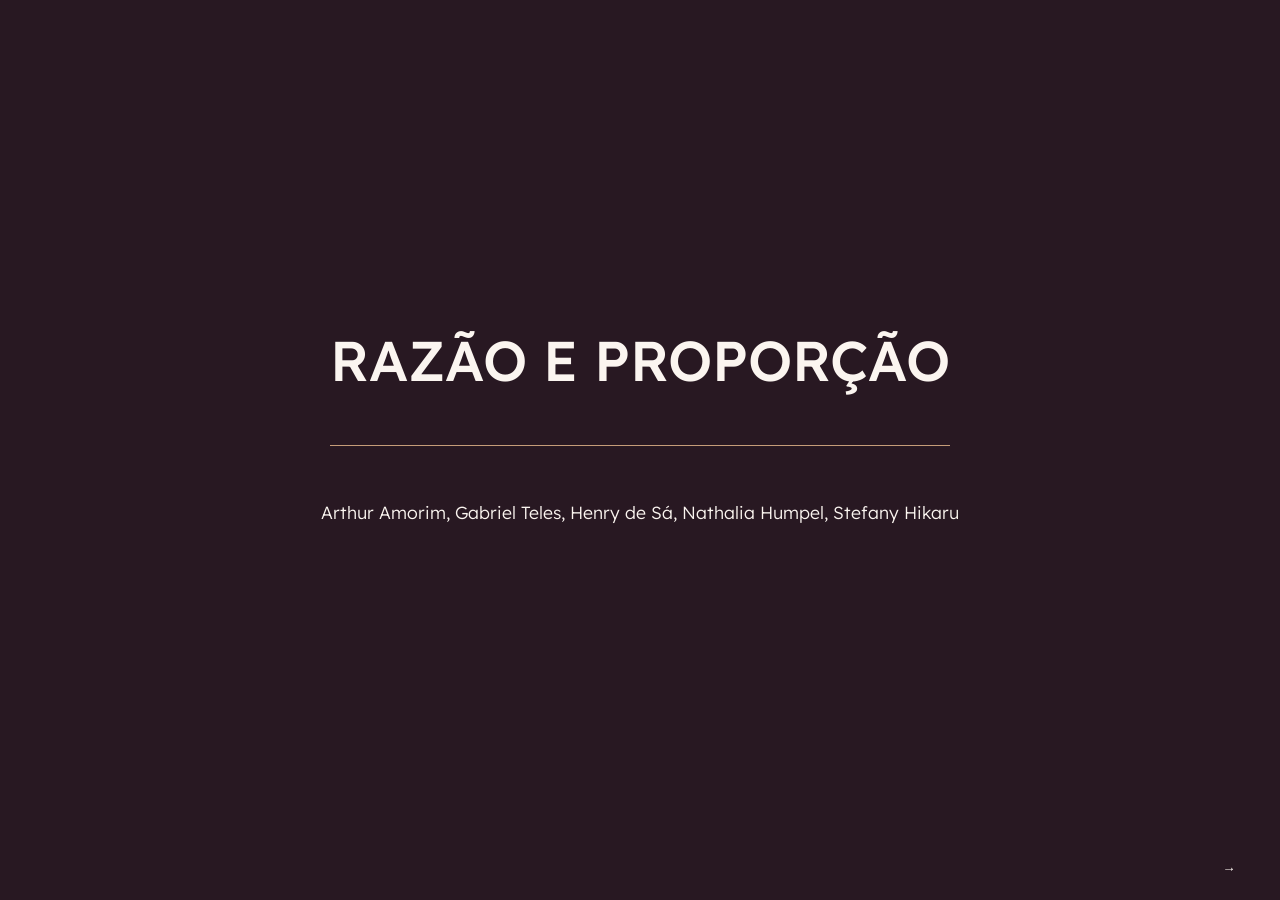
<file: index.html>
<!DOCTYPE html>
<html lang="pt-br">
<head>
    <meta charset="UTF-8">
    <meta name="viewport" content="width=device-width, initial-scale=1.0">
    <title>Capa</title>
    <link rel="stylesheet" href="style.css">
</head>
<body>
    <main class="main-container">
        <h1 class="texto" id="titulo">
            RAZÃO E PROPORÇÃO
        </h1>

        <p class="texto" id="nomes">
            Arthur Amorim, Gabriel Teles, Henry de Sá, Nathalia Humpel, Stefany Hikaru
        </p>
    </main>
    

    <footer class="btn-container">
        <button id="esquerda">
            
        </button>
        <button id="direita">
            →
        </button>
    </footer>

    <script src="script.js"></script>
</body>
</html>
</file>
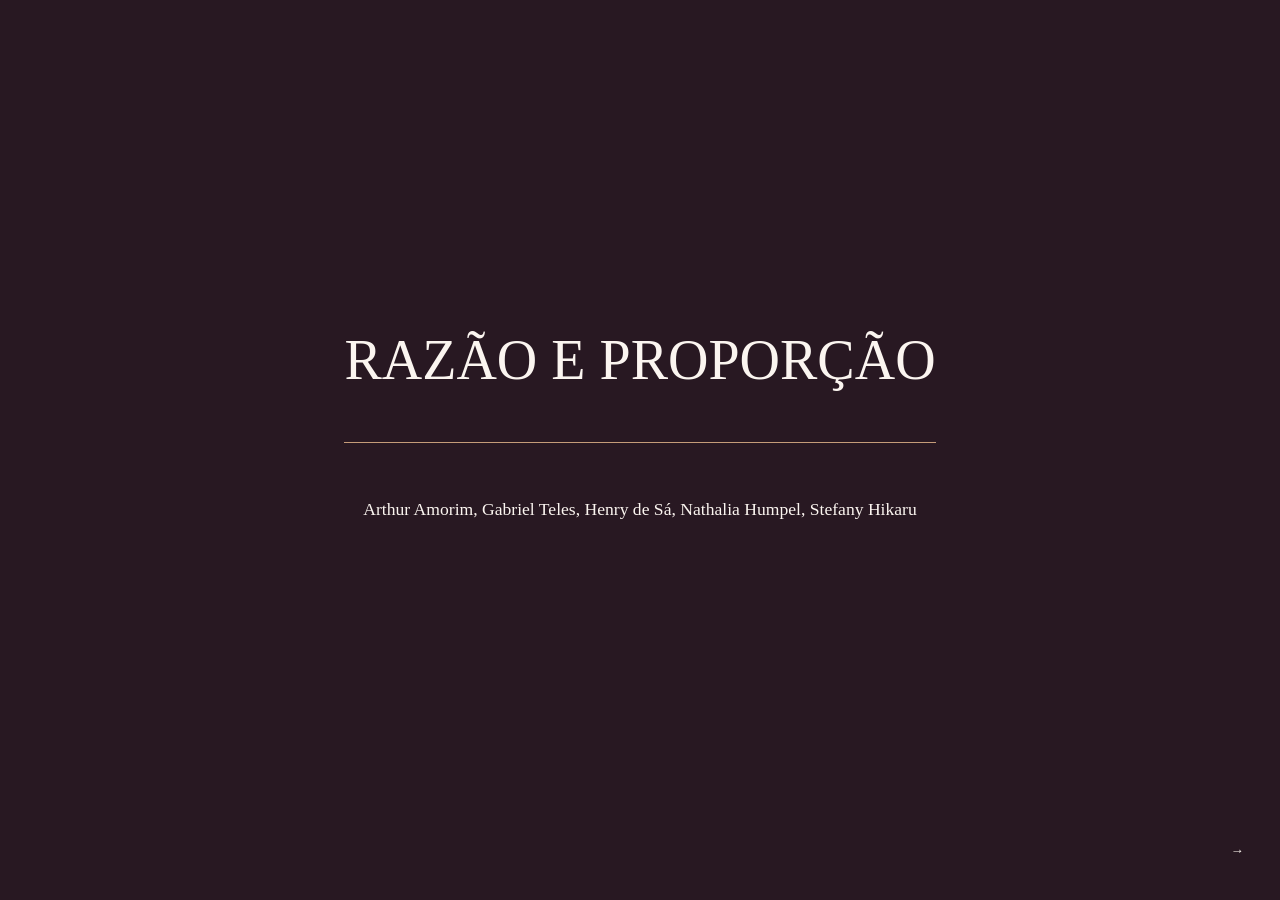
<file: capa.html>
<!DOCTYPE html>
<html lang="pt-br">
<head>
    <meta charset="UTF-8">
    <meta name="viewport" content="width=device-width, initial-scale=1.0">
    <title>Capa</title>
    <link rel="stylesheet" href="capa.css">
</head>
<body>
    <main class="main-container">
        <h1 class="texto" id="titulo">
            RAZÃO E PROPORÇÃO
        </h1>

        <p class="texto" id="nomes">
            Arthur Amorim, Gabriel Teles, Henry de Sá, Nathalia Humpel, Stefany Hikaru
        </p>
    </main>
    

    <footer class="btn-container">
        <button id="direita">
            →
        </button>
    </footer>

    <script src="capa.js"></script>
</body>
</html>
</file>
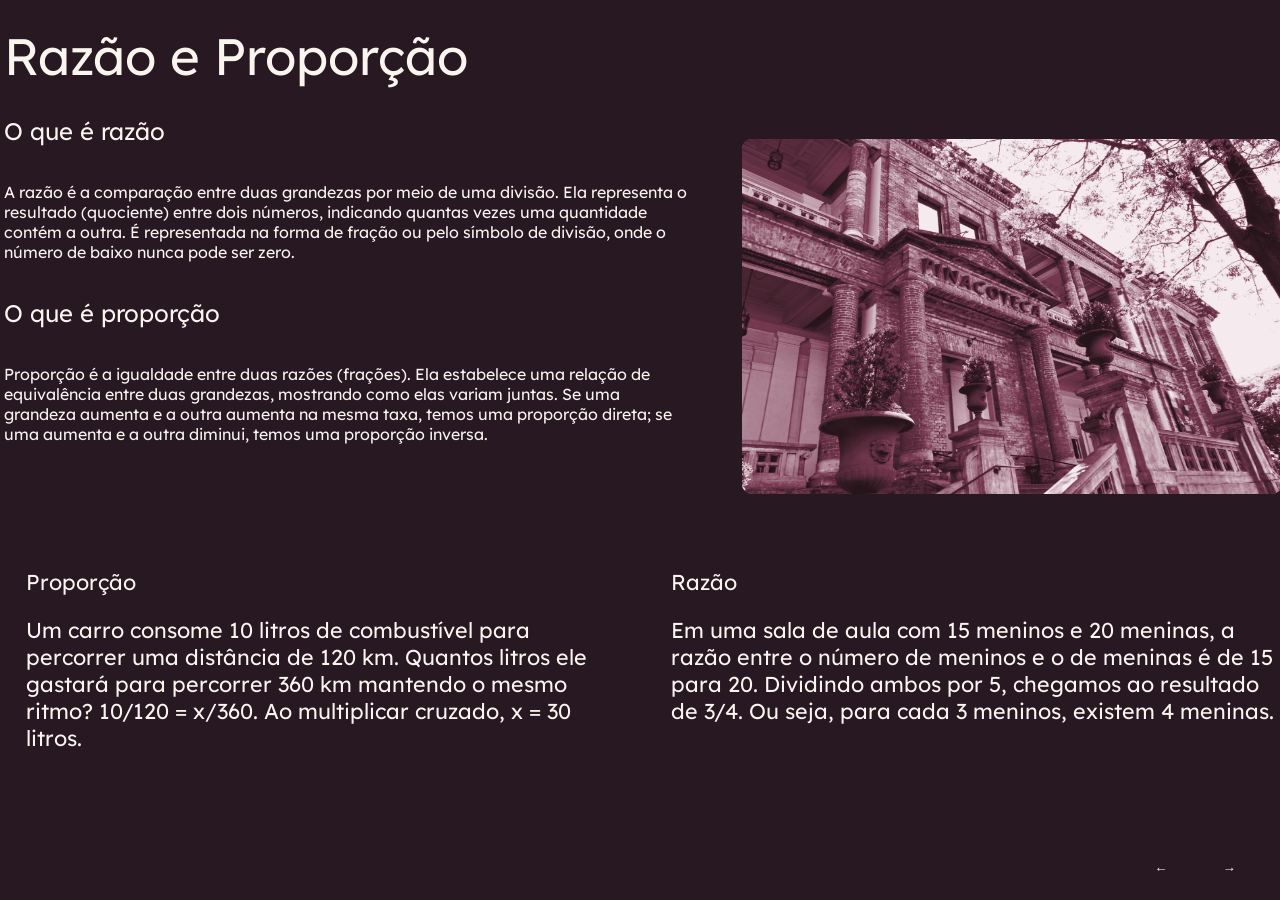
<file: pag1.html>
<!DOCTYPE html>
<html lang="pt-br">
<head>
    <meta charset="UTF-8">
    <meta name="viewport" content="width=device-width, initial-scale=1.0">
    <title>Página 1</title>
    <link rel="stylesheet" href="style-pag1.css">
</head>
<body>
    <div class="container-all">

            <div class="all">
                <main class="main">
                    <section class="container">
                        <h1 class="texto" id="titulo">Razão e Proporção</h1>

                        <h2 class="texto" id="subtitulo-1">O que é razão</h2>

                        <p class="texto" id="razao">
                            A razão é a comparação entre duas grandezas por meio de uma divisão. Ela representa o resultado (quociente) entre dois números, indicando quantas vezes uma quantidade contém a outra. É representada na forma de fração ou pelo símbolo de divisão, onde o número de baixo nunca pode ser zero. 
                        </p>
                        
                        <h2 class="texto" id="subtitulo-2">O que é proporção</h2>

                        <p class="texto" id="proporcao">
                            Proporção é a igualdade entre duas razões (frações). Ela estabelece uma relação de equivalência entre duas grandezas, mostrando como elas variam juntas. Se uma grandeza aumenta e a outra aumenta na mesma taxa, temos uma proporção direta; se uma aumenta e a outra diminui, temos uma proporção inversa. 
                        </p>
                    </section>

                    <div class="imagem">
                        <img src="img/img2.png" alt="" class="imagemx">
                    </div>
                </main>

                <section class="exemplos">
                    <div class="exemplo" id="exemplo-1">
                        <p class="caixa-ex">Proporção</p>

                        <p class="caixa-ex">
                            Um carro consome 10 litros de combustível para percorrer uma distância de 120 km. Quantos litros ele gastará para percorrer 360 km mantendo o mesmo ritmo? 10/120 = x/360. Ao multiplicar cruzado, x = 30 litros.
                        </p>
                    </div>

                    <div class="exemplo" id="exemplo-2">
                        <p class="caixa-ex">Razão</p>

                        <p class="caixa-ex">
                            Em uma sala de aula com 15 meninos e 20 meninas, a razão entre o número de meninos e o de meninas é de 15 para 20. Dividindo ambos por 5, chegamos ao resultado de 3/4. Ou seja, para cada 3 meninos, existem 4 meninas.
                        </p>
                    </div>
                </section>
            </div>
                
    </div>
    <footer class="btn-container">
            <button id="esquerda">
                ←
            </button>

            <button id="direita">
                →
            </button>

    </footer>

    <script src="script-pag1.js"></script>
</body>
</html>
</file>
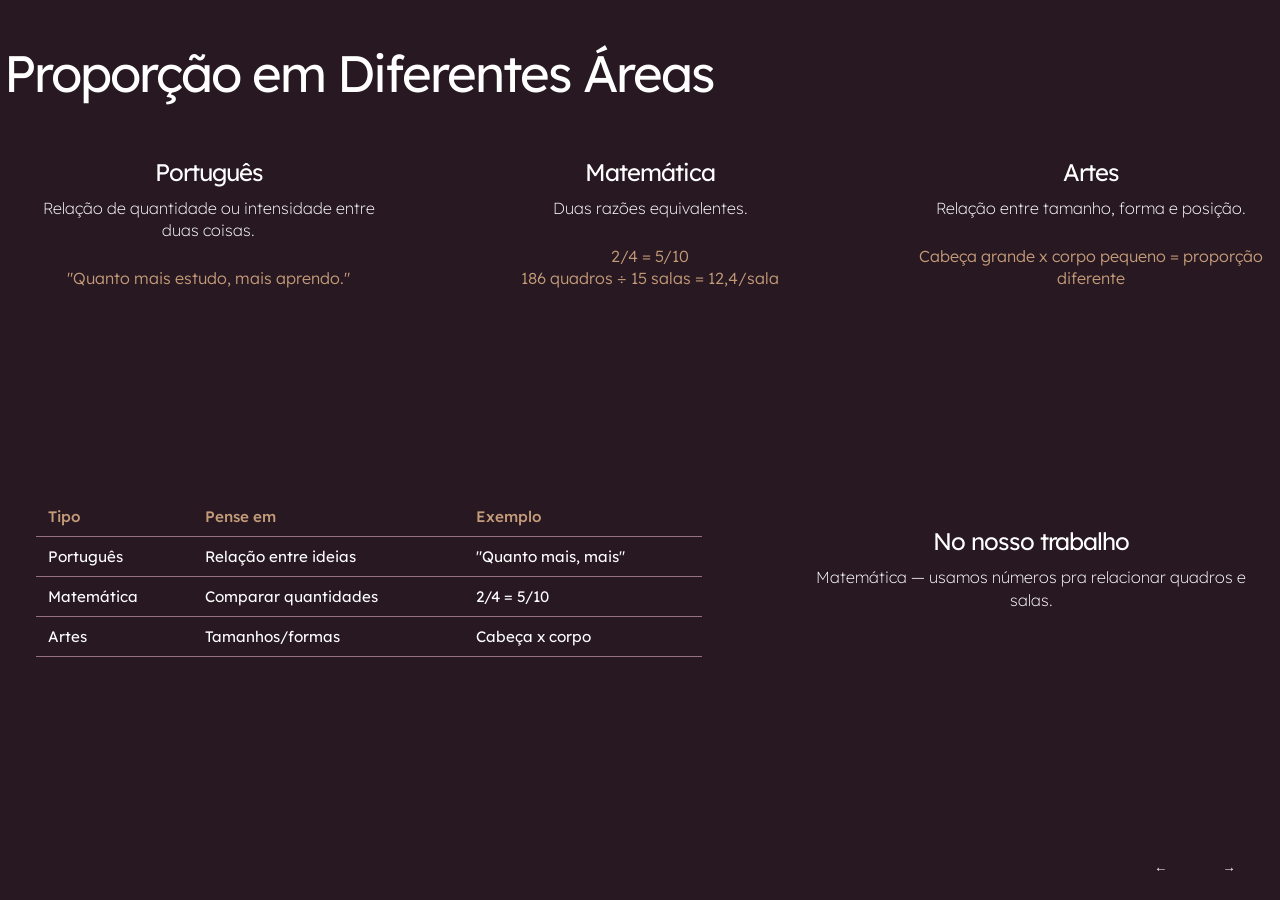
<file: pag2.html>
<!DOCTYPE html>
<html lang="pt-br">
<head>
    <meta charset="UTF-8">
    <meta name="viewport" content="width=device-width, initial-scale=1.0">
    <title>Página 2</title>
    <link rel="stylesheet" href="style-pag2.css">
</head>
<body>
    <div class="all">
        <h1 class="h1">Proporção em Diferentes Áreas</h1>

        <div class="tres">
            <div class="card" id="card-1">
                <h1>Português</h1>
                <p>Relação de quantidade ou intensidade entre duas coisas.</p>
                <p class="exemplo">"Quanto mais estudo, mais aprendo."</p>
            </div>

            <div class="card" id="card-2">
                <h1>Matemática</h1>
                <p>Duas razões equivalentes.</p>
                <p class="exemplo">2/4 = 5/10<br>186 quadros ÷ 15 salas = 12,4/sala</p>
            </div>

            <div class="card" id="card-3">
                <h1>Artes</h1>
                <p>Relação entre tamanho, forma e posição.</p>
                <p class="exemplo">Cabeça grande x corpo pequeno = proporção diferente</p>
            </div>
        </div>

        <div class="baixo">
            <div class="tabela-container">
                <table>
                    <thead>
                        <tr>
                            <th>Tipo</th>
                            <th>Pense em</th>
                            <th>Exemplo</th>
                        </tr>
                    </thead>
                    <tbody>
                        <tr>
                            <td>Português</td>
                            <td>Relação entre ideias</td>
                            <td>"Quanto mais, mais"</td>
                        </tr>
                        <tr>
                            <td>Matemática</td>
                            <td>Comparar quantidades</td>
                            <td>2/4 = 5/10</td>
                        </tr>
                        <tr>
                            <td>Artes</td>
                            <td>Tamanhos/formas</td>
                            <td>Cabeça x corpo</td>
                        </tr>
                    </tbody>
                </table>
            </div>

            <div class="conclusao">
                <h1 id="conclusao-titulo">No nosso trabalho</h1>
                <p id="conclusao-texto">Matemática — usamos números pra relacionar quadros e salas.</p>
            </div>
        </div>
    </div>

    <footer class="btn-container">
            <button id="esquerda">
                ←
            </button>

            <button id="direita">
                →
            </button>

    </footer>

    <script src="script-pag2.js"></script>
</body>
</html>
</file>
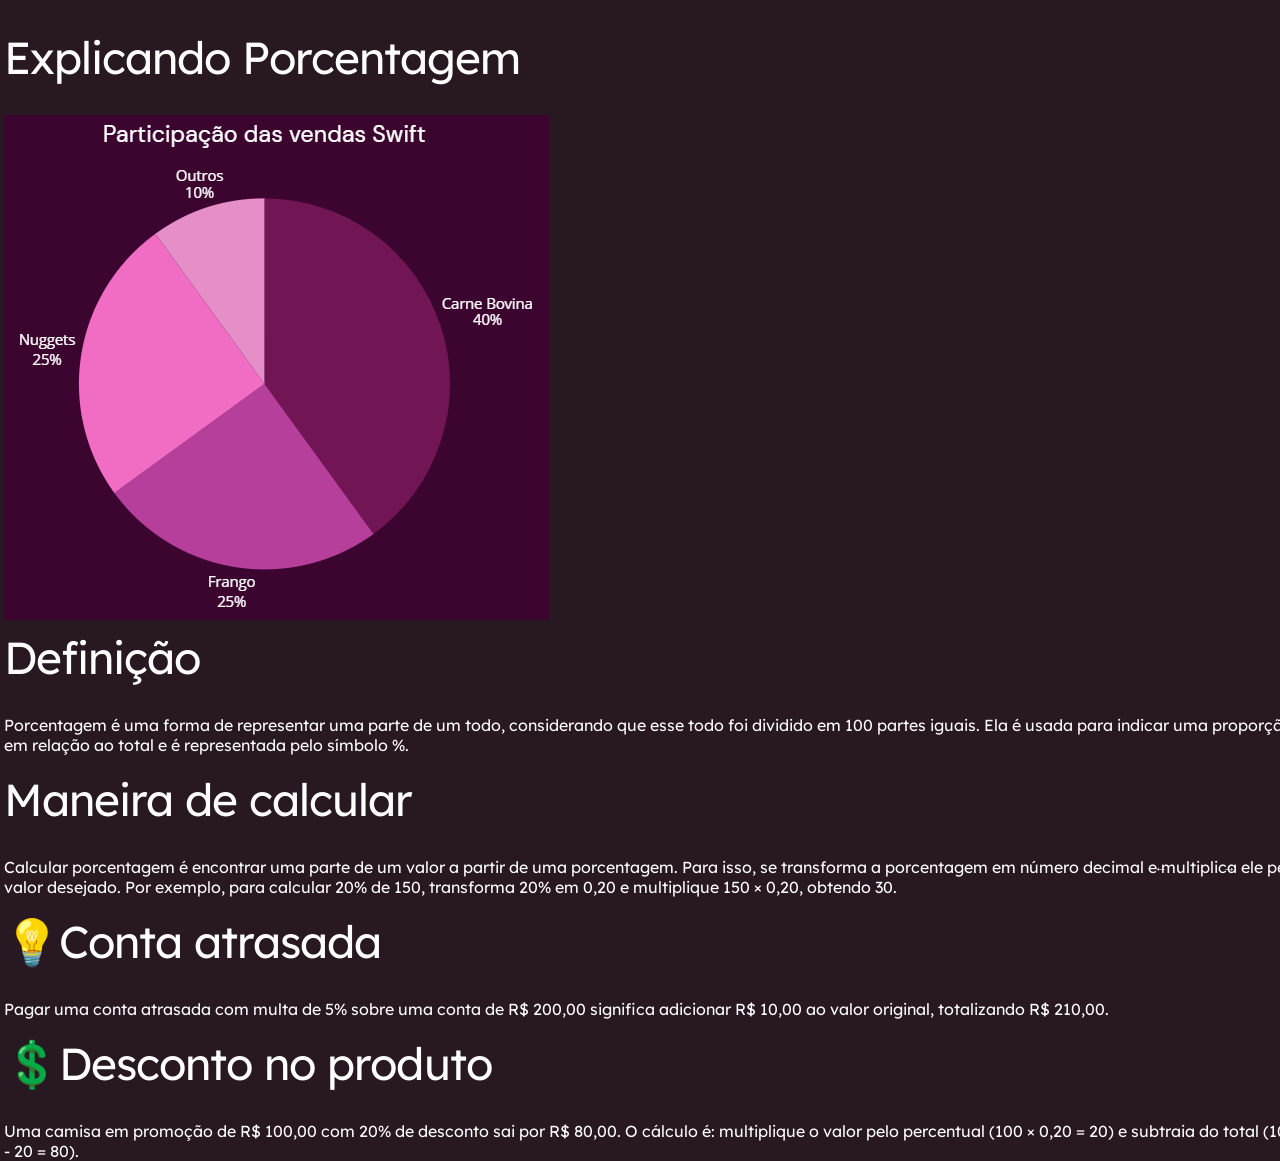
<file: pag3.html>
<!DOCTYPE html>
<html lang="pt-br">
<head>
    <meta charset="UTF-8">
    <meta name="viewport" content="width=device-width, initial-scale=1.0">
    <title>Página 3</title>
    <link rel="stylesheet" href="style-pag3.css">
</head>
<body>
    <div class="all">
        <h1 class="h1"> Explicando Porcentagem</h1>
        <div class="meio">
            <img src="img/grafico.png" alt="" class="grafico">

            <div class="meio-direito">
                <h1 id="o-que">Definição</h1>
                <p id="porcentagem">Porcentagem é uma forma de representar uma parte de um todo, considerando que esse todo foi dividido em 100 partes iguais. Ela é usada para indicar uma proporção em relação ao total e é representada pelo símbolo %.</p>

                <h1 id="como">Maneira de calcular</h1>
                <p id="calcular">Calcular porcentagem é encontrar uma parte de um valor a partir de uma porcentagem. Para isso, se transforma a porcentagem em número decimal e multiplica ele pelo valor desejado. Por exemplo, para calcular 20% de 150, transforma 20% em 0,20 e multiplique 150 × 0,20, obtendo 30.</p>
            </div>
        </div>
        <div class="low">
            <div class="left">
                <h1 id="ex-1-titulo">💡Conta atrasada</h1>
                <p id="ex-1">Pagar uma conta atrasada com multa de 5% sobre uma conta de R$ 200,00 significa adicionar R$ 10,00 ao valor original, totalizando R$ 210,00.</p>
            </div>
            <div class="right">
                <h1 id="ex-2-titulo">💲Desconto no produto</h1>
                <p id="ex-2">Uma camisa em promoção de R$ 100,00 com 20% de desconto sai por R$ 80,00. O cálculo é: multiplique o valor pelo percentual (100 × 0,20 = 20) e subtraia do total (100 - 20 = 80).</p>
            </div>
        </div>
    </div>

    <footer class="btn-container">
            <button id="esquerda">
                ←
            </button>

            <button id="direita">
                →
            </button>

    </footer>

    <script src="script-pag3.js"></script>
</body>
</html>
</file>
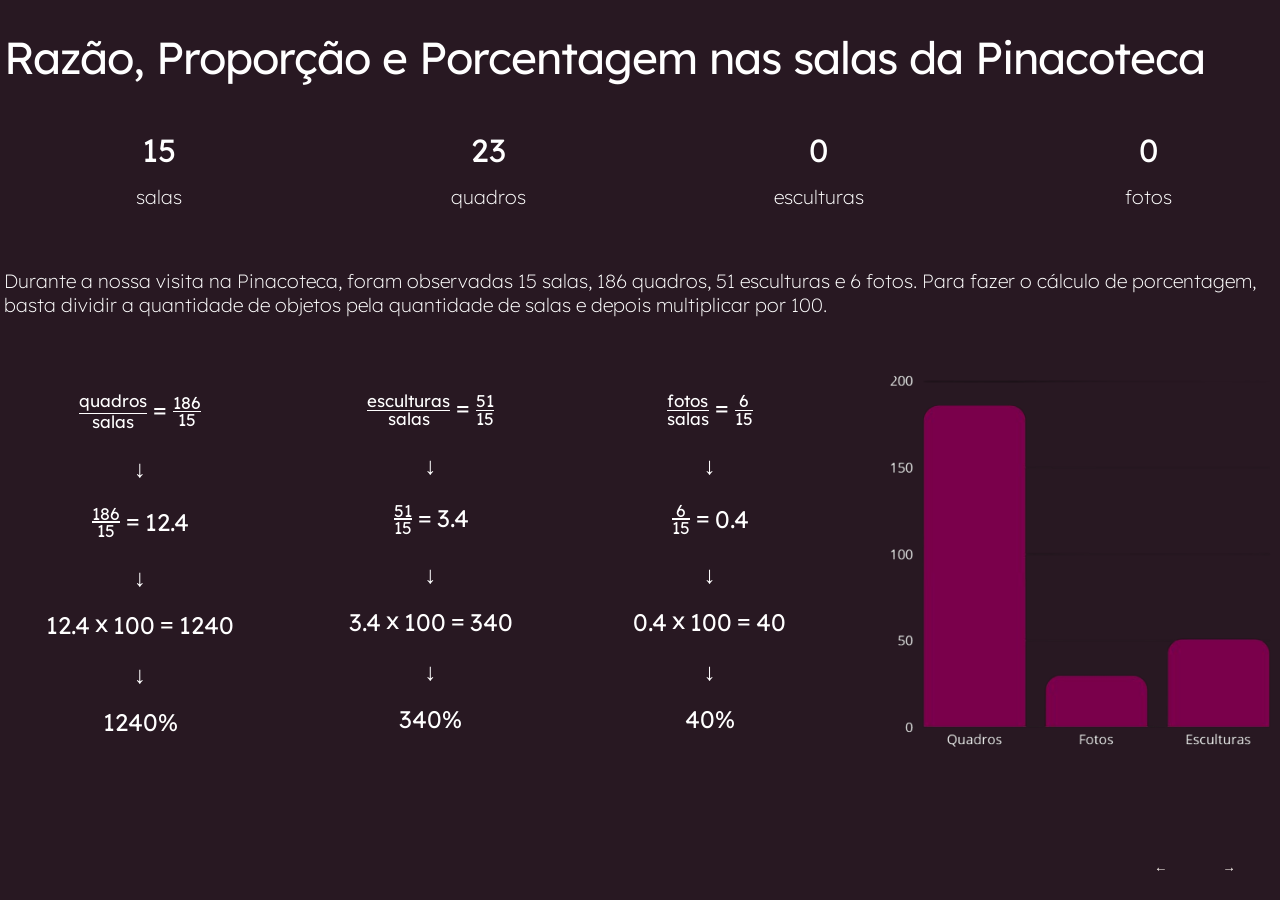
<file: pag4.html>
<!DOCTYPE html>
<html lang="pt-br">
<head>
    <meta charset="UTF-8">
    <meta name="viewport" content="width=device-width, initial-scale=1.0">
    <title>Página 4</title>
    <link rel="stylesheet" href="style-pag4.css">
</head>
<body>
    <main class="all">
        <h1>
            Razão, Proporção e Porcentagem nas salas da Pinacoteca
        </h1>
        <section class="container-boxes">
            <div class="box" id="box-1">
                <p class="qtd" id="qtd-salas">0</p>
                <p class="txt" id="salas-txt">salas</p>
            </div>

            <div class="box" id="box-2">
                <p class="qtd" id="qtd-quadros">0</p>
                <p class="txt" id="quadros-txt">quadros</p>
            </div>

            <div class="box" id="box-3">
                <p class="qtd" id="qtd-esculturas">0</p>
                <p class="txt" id="esculturas-total">esculturas</p>
            </div>
            
            <div class="box" id="box-4">
                <p class="qtd" id="qtd-fotos">0</p>
                <p class="txt" id="fotos-txt">fotos</p>
            </div>
        </section>

        <p id="p">
            Durante a nossa visita na Pinacoteca, foram observadas 15 salas, 186 quadros, 51 esculturas e 6 fotos. Para fazer o cálculo de porcentagem, basta dividir a quantidade de objetos pela quantidade de salas e depois multiplicar por 100.
        </p>

        <section class="math-container">
            <div class="box2" id="box2-1">
                <math class="math">
                    <mfrac>
                        <mn>quadros</mn>
                        <mn>salas</mn>
                    </mfrac>

                    <mo>=</mo>

                    <mfrac>
                        <mn>186</mn>
                        <mn>15</mn>
                    </mfrac>
                </math>

                <p class="arrow-down">↓</p>
                
                <math class="math">
                    <mfrac>
                        <mn>186</mn>
                        <mn>15</mn>
                    </mfrac>

                    <mo>=</mo>

                    <mi>12.4</mi>
                </math>

                <p class="arrow-down">↓</p>

                <math class="math">
                    <mi>12.4</mi>
                    <mo>x</mo>
                    <mi>100</mi>
                    <mo>=</mo>
                    <mi>1240</mi>
                </math>

                <p class="arrow-down">↓</p>

                <math class="math">
                    <mi>1240%</mi>
                </math>
            </div>

            <div class="box2" id="box2-2">
                <math class="math">
                    <mfrac>
                        <mn>esculturas</mn>
                        <mn>salas</mn>
                    </mfrac>

                    <mo>=</mo>

                    <mfrac>
                        <mn>51</mn>
                        <mn>15</mn>
                    </mfrac>
                </math>

                <p class="arrow-down">↓</p>
                
                <math class="math">
                    <mfrac>
                        <mn>51</mn>
                        <mn>15</mn>
                    </mfrac>

                    <mo>=</mo>

                    <mi>3.4</mi>
                </math>

                <p class="arrow-down">↓</p>

                <math class="math">
                    <mi>3.4</mi>
                    <mo>x</mo>
                    <mi>100</mi>
                    <mo>=</mo>
                    <mi>340</mi>
                </math>

                <p class="arrow-down">↓</p>

                <math class="math">
                    <mi>340%</mi>
                </math>
            </div>

            <div class="box2" id="box2-3">
                <math class="math">
                    <mfrac>
                        <mn>fotos</mn>
                        <mn>salas</mn>
                    </mfrac>

                    <mo>=</mo>

                    <mfrac>
                        <mn>6</mn>
                        <mn>15</mn>
                    </mfrac>
                </math>

                <p class="arrow-down">↓</p>
                
                <math class="math">
                    <mfrac>
                        <mn>6</mn>
                        <mn>15</mn>
                    </mfrac>

                    <mo>=</mo>

                    <mi>0.4</mi>
                </math>

                <p class="arrow-down">↓</p>

                <math class="math">
                    <mi>0.4</mi>
                    <mo>x</mo>
                    <mi>100</mi>
                    <mo>=</mo>
                    <mi>40</mi>
                </math>

                <p class="arrow-down">↓</p>

                <math class="math">
                    <mi>40%</mi>
                </math>
            </div>
            <div>
                <img src="img/graficoxx.png" alt="" class="graficox">
            </div>
        </section>
    </main>

    <footer class="btn-container">
            <button id="esquerda">
                ←
            </button>

            <button id="direita">
                →
            </button>

    </footer>

    <script src="script-pag4.js"></script>
    
</body>
</html>
</file>
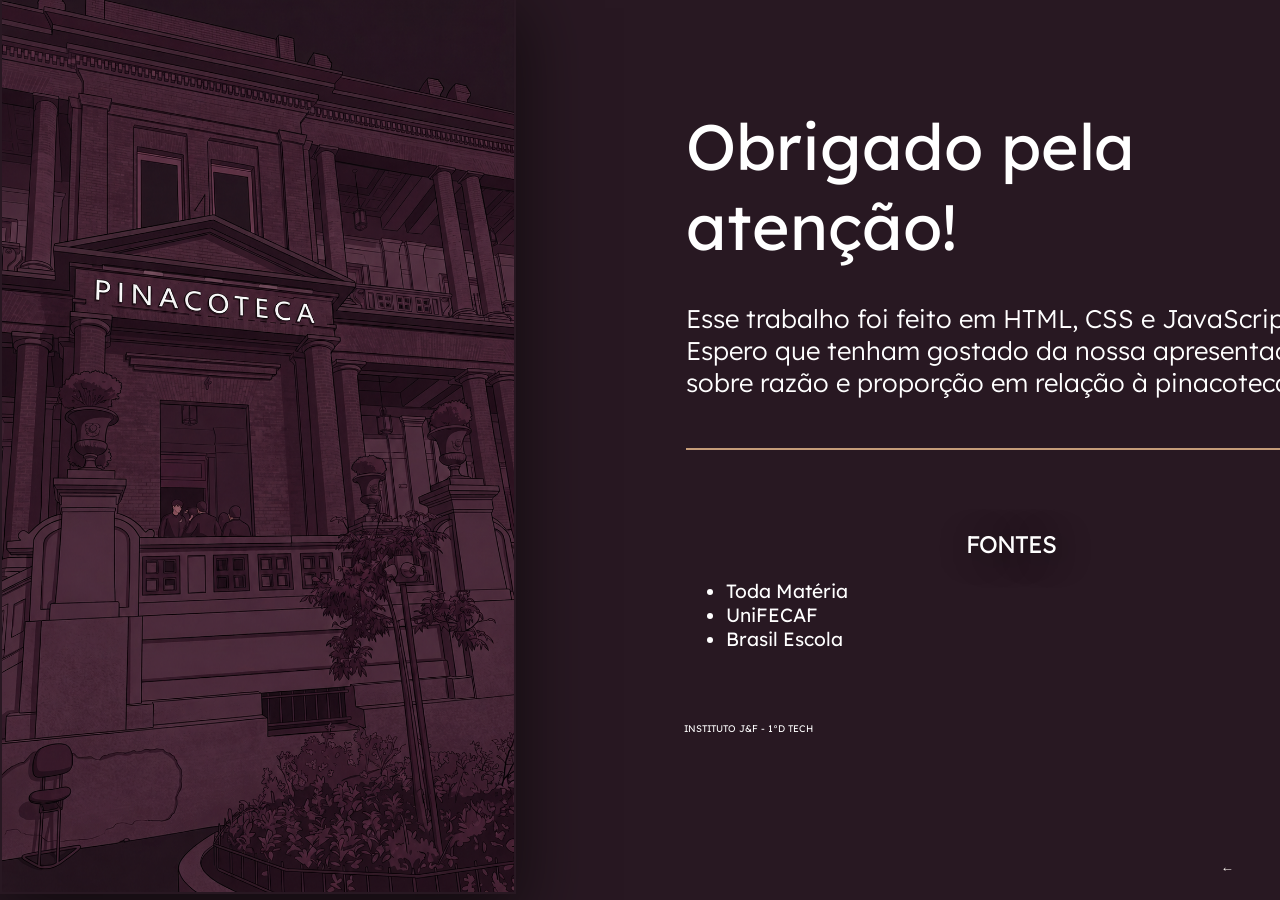
<file: pag5.html>
<!DOCTYPE html>
<html lang="pt-br">
<head>
    <meta charset="UTF-8">
    <meta name="viewport" content="width=device-width, initial-scale=1.0">
    <title>Página 4</title>
    <link rel="stylesheet" href="style-pag5.css">
</head>
<body>
    <img src="img/pinacoteca.png" alt="" class="pinacoteca">
    <div class="container">
        <main>
            <section>
                <h1>Obrigado pela</h1>
                 <h1>atenção!</h1>
                 <p>Esse trabalho foi feito em HTML, CSS e JavaScript. Espero que tenham gostado da nossa apresentação sobre razão e proporção em relação à pinacoteca!</p>
            </section>
        </main>
        <section class="meio">
            <div class="fontes">
                <h1>FONTES</h1>
                <ul class="lista">
                    <li>Toda Matéria</li>
                    <li>UniFECAF</li>
                    <li>Brasil Escola</li>
                </ul>
            </div>
        </section>
        <section class="low">
            <div class="instituto">
                <h1>INSTITUTO J&F - 1°D TECH</h1>
            </div>
        </section>
    </div>
    <footer class="btn-container">
            <button id="esquerda">
                ←
            </button>
    </footer>

    <script src="script-pag5.js"></script>
</body>
</html>
</file>
<file: style.css>
@import url('https://fonts.googleapis.com/css2?family=Fredoka:wght@300..700&family=Lexend:wght@100..900&family=Nunito+Sans:ital,opsz,wght@0,6..12,200..1000;1,6..12,200..1000&display=swap');

:root {
    --bege: #c59c79;
    --vermelho: #48192e;
    --vinho: #281822;
    --rosa: #957083;
    --branco: #fbf5f0;
}

*{
  font-family: "Lexend", sans-serif;
  font-optical-sizing: auto;
  font-style: normal;
  font-weight: 370;
}

html, body {
    margin: 0;
    max-height: 100vh;
    height: 100vh;

    background-color: var(--vinho);
}

.main-container {
    display: flex;
    justify-content: center;
    align-items: center;
    flex-direction: column;
    height: 92%;

    cursor: default;
}

.texto {
    color: var(--branco);
}

#titulo {
    font-size: 350%;
    font-optical-sizing: auto;
    font-weight: 500;
    font-style: normal;
    font-variation-settings:
        "wdth" 100;
    
    border-bottom: 1.8px solid var(--bege);
    padding-bottom: 50px;

    opacity: 0;
    animation: fade-in 400ms 0.2s ease-in 1 normal forwards;
}

#nomes {
    font-size: 1.1em;
    font-optical-sizing: auto;
    font-weight: 300;
    font-style: normal;
    font-variation-settings:
        "wdth" 100;
    opacity: 0;
    animation: fade-in 400ms 0.3s ease-in 1 normal forwards;
}

.btn-container {
    display: flex;
    justify-content: flex-end;
    align-content: flex-end;
    margin-right: 0.8%;
    gap: 5%;
    position: fixed;
    bottom: 10px;
    right: 10px;
}

#direita {
    height: 45px;
    width: 65px;

    color: var(--branco);

    cursor: pointer;
    border: 2px solid transparent;
    border-radius: 10px;
    background:
        linear-gradient(var(--vermelho)) padding-box,
        linear-gradient(90deg, var(--vermelho), var(--bege)) border-box;
    
    transition: 500ms;
}

#esquerda {
    height: 45px;
    width: 65px;
    background-color: var(--vinho);
    border: none;
}

#direita:hover {
    transform: scale(1.03);
    transition: 500ms;
    background:
        linear-gradient(var(--vinho)) padding-box,
        linear-gradient(90deg, var(--vermelho), var(--bege)) border-box;

}

@keyframes fade-in {
    0% {
        opacity: 0;
    }
    100% {
        opacity: 100%;
    }
}
</file>
<file: capa.css>
:root {
    --bege: #c59c79;
    --vermelho: #48192e;
    --vinho: #281822;
    --rosa: #957083;
    --branco: #fbf5f0;
}

html, body {
    margin: 0;
    max-height: 100vh;
    height: 100vh;

    background-color: var(--vinho);
}

.main-container {
    display: flex;
    justify-content: center;
    align-items: center;
    flex-direction: column;
    height: 92%;

    cursor: default;
}

.texto {
    color: var(--branco);

}

#titulo {
    font-size: 350%;
    font-family: "Playfair", serif;
    font-optical-sizing: auto;
    font-weight: 500;
    font-style: normal;
    font-variation-settings:
        "wdth" 100;
    
    border-bottom: 1.8px solid var(--bege);
    padding-bottom: 50px;
}

#nomes {
    font-size: 1.1em;
    font-family: "Playfair", serif;
    font-optical-sizing: auto;
    font-weight: 300;
    font-style: normal;
    font-variation-settings:
        "wdth" 100;
}

.btn-container {
    display: flex;
    justify-content: flex-end;
    align-content: flex-end;

    margin-right: 0.8%;

    gap: 0.5%;

}

#direita {
    height: 45px;
    width: 65px;

    color: var(--branco);

    cursor: pointer;
    border: 2px solid transparent;
    border-radius: 10px;
    background:
        linear-gradient(var(--vermelho)) padding-box,
        linear-gradient(90deg, var(--vermelho), var(--bege)) border-box;
    
    transition: 500ms;
}

#direita:hover {
    transform: scale(1.03);
    transition: 500ms;
    background:
        linear-gradient(var(--vinho)) padding-box,
        linear-gradient(90deg, var(--vermelho), var(--bege)) border-box;

}
</file>
<file: style-pag1.css>
@import url('https://fonts.googleapis.com/css2?family=Fredoka:wght@300..700&family=Lexend:wght@100..900&family=Nunito+Sans:ital,opsz,wght@0,6..12,200..1000;1,6..12,200..1000&display=swap');

:root {
    --bege: #c59c79;
    --vermelho: #48192e;
    --vinho: #281822;
    --rosa: #957083;
    --branco: #fbf5f0;
}

*{
  font-family: "Lexend", sans-serif;
  font-optical-sizing: auto;
  font-style: normal;
  font-weight: 370;
}

html, body {
    max-height: 100vh;
    height: 100vh;
    background-color: var(--vinho);
    color: var(--branco);
    margin: 0;
}

.container-all {
    height: 92%;
}

.all {
    position: relative;
    height: 92%;
    margin: 0 auto;
    justify-content: center;
    border: 4px solid transparent;
    border-radius: 15px;
    width: 1300px;
    padding-top: 20px;
}

.main {
    display: flex;
    flex-direction: row;
}

#titulo {
    font-size: 3.2em;
    margin-top: 0;
    margin-bottom: 8px;

    opacity: 0;
    animation: fade-in 400ms 0.2s ease-in 1 normal forwards;
}

#subtitulo-1 {
    opacity: 0;
    animation: fade-in 400ms 0.35s ease-in 1 normal forwards;
}

#razao {
    opacity: 0;
    animation: fade-in 400ms 0.5s ease-in 1 normal forwards;
}

#subtitulo-2 {
    opacity: 0;
    animation: fade-in 400ms 0.65s ease-in 1 normal forwards;
}

#proporcao {
    opacity: 0;
    animation: fade-in 400ms 0.8s ease-in 1 normal forwards;
}

.container {
    display: flex;
    justify-content: flex-start;
    align-items: flex-start;
    flex-direction: column;
    width: 60%;
}

.imagem {
    background-color: var(--rosa);
    height: 355px;
    width: 600px;
    margin-top: 115px;
    margin-left: 50px;
    margin-right: 1.7%;
    border-radius: 10px;

    opacity: 0;
    animation: fade-in 400ms 0.95s ease-in 1 normal forwards;
}

.imagemx{
    width: 540px;
    height: 355px;
    border-radius: 10px;
}

.exemplos {
    display: flex;
    justify-content: center;
    flex-direction: row;
    margin-top: 50px;
    margin-right: 1.7%;
    gap: 1%;
    font-size: large;
}

.exemplo {
    border: 2px solid transparent;
    width: 50%;
    padding: 0 2px 0 20px;
    border-radius: 15px;
}

.caixa-ex {
    font-size: 1.2em;
}

#exemplo-1 {
    background:
        linear-gradient(var(--vermelho)) padding-box,
        linear-gradient(90deg, var(--bege), var(--vermelho)) border-box;
    
    opacity: 0;
    animation: fade-in 400ms 1.1s ease-in 1 normal forwards;
}

#exemplo-2 {
    background:
        linear-gradient(var(--vermelho)) padding-box,
        linear-gradient(90deg, var(--vermelho), var(--bege)) border-box;
    
    opacity: 0;
    animation: fade-in 400ms 1.25s ease-in 1 normal forwards;
}

.btn-container {
    display: flex;
    justify-content: flex-end;
    align-content: flex-end;
    margin-right: 0.8%;
    gap: 5%;
    position: fixed;
    bottom: 10px;
    right: 10px;
}

#direita {
    height: 45px;
    width: 65px;
    color: var(--branco);
    cursor: pointer;
    border: 2px solid transparent;
    border-radius: 10px;
    background:
    linear-gradient(var(--vermelho)) padding-box,
    linear-gradient(90deg, var(--vermelho), var(--bege)) border-box;
    
    transition: 500ms;
}

#esquerda {
    height: 45px;
    width: 65px;
    color: var(--branco);
    cursor: pointer;
    border: 2px solid transparent;
    border-radius: 10px;
    background:
    linear-gradient(var(--vermelho)) padding-box,
    linear-gradient(90deg, var(--bege), var(--vermelho)) border-box;
    transition: 500ms;
}

#direita:hover {
    transform: scale(1.03);
    transition: 500ms;
    background:
    linear-gradient(var(--vinho)) padding-box,
    linear-gradient(90deg, var(--vermelho), var(--bege)) border-box;
}

#esquerda:hover {
    transform: scale(1.03);
    transition: 500ms;
    background:
    linear-gradient(var(--vinho)) padding-box,
    linear-gradient(90deg, var(--bege), var(--bege)) border-box;
}

@keyframes fade-in {
    0% {
        opacity: 0;
    }
    100% {
        opacity: 100%;
    }
}
</file>
<file: style-pag2.css>
@import url('https://fonts.googleapis.com/css2?family=Fredoka:wght@300..700&family=Lexend:wght@100..900&family=Nunito+Sans:ital,opsz,wght@0,6..12,200..1000;1,6..12,200..1000&display=swap');
:root {
    --bege: #c59c79;
    --vermelho: #48192e;
    --vinho: #281822;
    --rosa: #957083;
    --branco: #fbf5f0;
}

*{
  font-family: "Lexend", sans-serif;
  font-optical-sizing: auto;
  font-style: normal;
  font-weight: 370;
  box-sizing: border-box;
}

html, body {
    margin: 0;
    max-height: 100vh;
    height: 100vh;
    overflow: hidden;
    color: white;
    background-color: var(--vinho);
}

.all {
    position: relative;
    height: 92%;
    margin: 0 auto;
    display: flex;
    flex-direction: column;
    justify-content: center;
    border: 4px solid transparent;
    border-radius: 15px;
    width: 1300px;
    padding-top: 20px;
    margin-top: -60px;
}

.h1{
    margin-top: 0px;
    font-size: 3.2em;
    letter-spacing: -2px;
    margin-bottom: 1.5%;

    opacity: 0;
    animation: fade-in 400ms 0.2s ease-in 1 normal forwards;
}

h1{
    font-size: 150%;
    letter-spacing: -1px;
    margin-bottom: 0;
    margin-top: 0;
}

p{
    margin-top: 10px;
    font-size: 100%;
    font-weight: 199.9;
    line-height: 1.4;
}

.exemplo{
    color: var(--bege);
    font-weight: 300;
}

/* três cartões de conceito */
.tres{
    display: flex;
    flex-direction: row;
    gap: 2.5%;
    align-items: stretch;
}

.card{
    flex: 1;
    display: flex;
    flex-direction: column;
    align-items: center;
    text-align: center;
    border: 2px solid transparent;
    border-radius: 15px;
    background-color: var(--vermelho);
    padding: 30px 25px;
    background:
        linear-gradient(var(--vermelho)) padding-box,
        linear-gradient(90deg, var(--bege), var(--vermelho)) border-box;

    opacity: 0;
}

#card-1{
    animation: fade-in 400ms 0.35s ease-in 1 normal forwards;
}

#card-2{
    background:
        linear-gradient(var(--vermelho)) padding-box,
        linear-gradient(90deg, var(--vermelho), var(--bege), var(--vermelho)) border-box;
    
    opacity: 0;
    animation: fade-in 400ms 0.5s ease-in 1 normal forwards;
}

#card-3{
    background:
        linear-gradient(var(--vermelho)) padding-box,
        linear-gradient(90deg, var(--vermelho), var(--bege)) border-box;
    animation: fade-in 400ms 0.65s ease-in 1 normal forwards;
}

.card p{
    width: 100%;
}

/* linha de baixo: tabela + conclusão */
.baixo{
    display: flex;
    flex-direction: row;
    gap: 2.5%;
    margin-top: 10%;
    align-items: center;
}

.tabela-container{
    flex: 1.4;
    border: 2px solid transparent;
    border-radius: 15px;
    padding: 25px 30px;
    background:
        linear-gradient(var(--vermelho)) padding-box,
        linear-gradient(90deg, var(--bege), var(--vermelho)) border-box;

    opacity: 0;
    animation: fade-in 400ms 0.8s ease-in 1 normal forwards;
}

table{
    width: 100%;
    border-collapse: collapse;
    font-size: 95%;
}

th, td{
    text-align: left;
    padding: 10px 12px;
    border-bottom: 1px solid var(--rosa);
}

th{
    color: var(--bege);
    font-weight: 500;
}

.conclusao{
    height: 220px;
    flex: 1;
    display: flex;
    flex-direction: column;
    justify-content: center;
    align-items: center;
    text-align: center;
    border: 2px solid transparent;
    border-radius: 15px;
    padding: 25px;
    background:
        linear-gradient(var(--vermelho)) padding-box,
        linear-gradient(90deg, var(--vermelho), var(--bege)) border-box;

    opacity: 0;
    animation: fade-in 400ms 0.95s ease-in 1 normal forwards;
}

.conclusao p{
    width: 100%;
}

.btn-container {
    display: flex;
    justify-content: flex-end;
    align-content: flex-end;
    margin-right: 0.8%;
    gap: 5%;
    position: fixed;
    bottom: 10px;
    right: 10px;
}

#direita {
    height: 45px;
    width: 65px;

    color: var(--branco);

    cursor: pointer;
    border: 2px solid transparent;
    border-radius: 10px;
    background:
        linear-gradient(var(--vermelho)) padding-box,
        linear-gradient(90deg, var(--vermelho), var(--bege)) border-box;
    
    transition: 500ms;
}

#esquerda {
    height: 45px;
    width: 65px;

    color: var(--branco);

    cursor: pointer;
    border: 2px solid transparent;
    border-radius: 10px;
    background:
        linear-gradient(var(--vermelho)) padding-box,
        linear-gradient(90deg, var(--bege), var(--vermelho)) border-box;
    
    transition: 500ms;
}


#direita:hover {
    transform: scale(1.03);
    transition: 500ms;
    background:
        linear-gradient(var(--vinho)) padding-box,
        linear-gradient(90deg, var(--vermelho), var(--bege)) border-box;

}

#esquerda:hover {
    transform: scale(1.03);
    transition: 500ms;
    background:
    linear-gradient(var(--vinho)) padding-box,
    linear-gradient(90deg, var(--bege), var(--bege)) border-box;
}

@keyframes fade-in {
    0% {
        opacity: 0;
    }

    100% {
        opacity: 100%;
    }
}
</file>
<file: style-pag3.css>
@import url('https://fonts.googleapis.com/css2?family=Fredoka:wght@300..700&family=Lexend:wght@100..900&family=Nunito+Sans:ital,opsz,wght@0,6..12,200..1000;1,6..12,200..1000&display=swap');
:root {
    --bege: #c59c79;
    --vermelho: #48192e;
    --vinho: #281822;
    --rosa: #957083;
    --branco: #fbf5f0;
}

*{
  font-family: "Lexend", sans-serif;
  font-optical-sizing: auto;
  font-style: normal;
  font-weight: 370;
}

html, body {
    margin: 0;
    max-height: 100vh;
    height: 100vh;
    color: white;
    background-color: var(--vinho);
}

.all {
    position: relative;
    height: 92%;
    margin: 0 auto;
    justify-content: center;
    border: 4px solid transparent;
    border-radius: 15px;
    width: 1300px;
    padding-top: 20px;
}

.container-boxes {
    display: flex;
    justify-content: center;
    flex-direction: row;
    gap: 20px;
}

.box {
    height: 115px;
    width: 30%;

    display: flex;
    justify-content: center;
    align-items: center;
    flex-direction: column;

    text-align: center;

    border: 2px solid transparent;
    border-radius: 15px;
}

#box-1 {
    background:
        linear-gradient(var(--vermelho)) padding-box,
        linear-gradient(to right, var(--bege), var(--vermelho)) border-box;
    
    opacity: 0;
    animation: fade-in 400ms 0.35s ease-in 1 normal forwards;
}

#box-2 {
    opacity: 0;
    animation: fade-in 400ms 1s ease-in 1 normal forwards;
}

#box-3 {
    opacity: 0;
    animation: fade-in 400ms 2.3s ease-in 1 normal forwards;
}

#box-2, #box-3 {
    border-top: 2px solid transparent;
    border-bottom: 2px solid transparent;

    background:
        linear-gradient(var(--vermelho)) padding-box,
        linear-gradient(to right, var(--vermelho), var(--bege), var(--vermelho)) border-box;
}

#box-4 {
    background:
        linear-gradient(var(--vermelho)) padding-box,
        linear-gradient(to left, var(--bege), var(--vermelho)) border-box;
    
    opacity: 0;
    animation: fade-in 400ms 3s ease-in 1 normal forwards;
}

h1{
    margin-top: 5px;
    font-size: 2.8em;
    letter-spacing: -1px;
    margin-bottom: 30px;
}

.txt{
    width: 30%;
    margin-top: 10px;
    font-size: 120%;
    font-weight: 199.9;
}

.qtd {
    width: 30%;
    margin-top: 10px;
    margin-bottom: 5px;
    font-size: 2em;
    font-weight: 400;
}

#p {
    font-size: 1.2em;
    margin-top: 35px;
    margin-bottom: 35px;
    font-weight: 199.9;

    opacity: 0;
    animation: fade-in 400ms 3.7s ease-in 1 normal forwards;
}

.math-container {
    display: flex;
    justify-content: left;
    gap: 30px;
}

.box2 {
    width: 15%;
    height: 20%;
    padding: 40px;
    font-size: 1.5em;
    border: 2px solid transparent;
    border-radius: 15px;
}

#box2-1 {
    background:
        linear-gradient(var(--vermelho)) padding-box,
        linear-gradient(90deg, var(--bege), var(--vermelho)) border-box;
    
    opacity: 0;
    animation: fade-in 400ms 4.2s ease-in 1 normal forwards;
}

#box2-2 {
    background:
        linear-gradient(var(--vermelho)) padding-box,
        linear-gradient(90deg, var(--vermelho), var(--bege), var(--vermelho)) border-box;
    
    opacity: 0;
    animation: fade-in 400ms 4.45s ease-in 1 normal forwards;
}

#box2-3 {
    background:
        linear-gradient(var(--vermelho)) padding-box,
        linear-gradient(to left, var(--bege), var(--vermelho)) border-box;
    
    opacity: 0;
    animation: fade-in 400ms 4.65s ease-in 1 normal forwards;
}

.graficox{
    border: 2px solid rgba(220, 188, 119, 0.297);
    border-radius: 10px;
    background:
        linear-gradient(var(--vermelho)) padding-box,
        linear-gradient(to left, var(--bege), var(--vermelho)) border-box;
    opacity: 0;
    animation: fade-in 400ms 4.65s ease-in 1 normal forwards;
    width: 100%;
    margin-top: 0px;
}

.math {
    display: flex;
    justify-content: center;
    align-items: center;
    gap: 5px;
}

.arrow-down {
    text-align: center;
}

.btn-container {
    display: flex;
    justify-content: flex-end;
    align-content: flex-end;
    margin-right: 0.8%;
    gap: 5%;
    position: fixed;
    bottom: 10px;
    right: 10px;
}

#direita {
    height: 45px;
    width: 65px;

    color: var(--branco);

    cursor: pointer;
    border: 2px solid transparent;
    border-radius: 10px;
    background:
        linear-gradient(var(--vermelho)) padding-box,
        linear-gradient(90deg, var(--vermelho), var(--bege)) border-box;
    
    transition: 500ms;
}

#esquerda {
    height: 45px;
    width: 65px;

    color: var(--branco);

    cursor: pointer;
    border: 2px solid transparent;
    border-radius: 10px;
    background:
        linear-gradient(var(--vermelho)) padding-box,
        linear-gradient(90deg, var(--bege), var(--vermelho)) border-box;
    
    transition: 500ms;
}


#direita:hover {
    transform: scale(1.03);
    transition: 500ms;
    background:
        linear-gradient(var(--vinho)) padding-box,
        linear-gradient(90deg, var(--vermelho), var(--bege)) border-box;

}

#esquerda:hover {
    transform: scale(1.03);
    transition: 500ms;
    background:
    linear-gradient(var(--vinho)) padding-box,
    linear-gradient(90deg, var(--bege), var(--bege)) border-box;
}


@keyframes fade-in {
    0% {
        opacity: 0;
    }

    100% {
        opacity: 100%;
    }
}
</file>
<file: style-pag4.css>
@import url('https://fonts.googleapis.com/css2?family=Fredoka:wght@300..700&family=Lexend:wght@100..900&family=Nunito+Sans:ital,opsz,wght@0,6..12,200..1000;1,6..12,200..1000&display=swap');
:root {
    --bege: #c59c79;
    --vermelho: #48192e;
    --vinho: #281822;
    --rosa: #957083;
    --branco: #fbf5f0;
}

*{
  font-family: "Lexend", sans-serif;
  font-optical-sizing: auto;
  font-style: normal;
  font-weight: 370;
}

html, body {
    margin: 0;
    max-height: 100vh;
    height: 100vh;
    color: white;
    background-color: var(--vinho);
}

.all {
    position: relative;
    height: 92%;
    margin: 0 auto;
    justify-content: center;
    border: 4px solid transparent;
    border-radius: 15px;
    width: 1300px;
    padding-top: 20px;
}

.container-boxes {
    display: flex;
    justify-content: center;
    flex-direction: row;
    gap: 20px;
}

.box {
    height: 115px;
    width: 30%;

    display: flex;
    justify-content: center;
    align-items: center;
    flex-direction: column;

    text-align: center;

    border: 2px solid transparent;
    border-radius: 15px;
}

#box-1 {
    background:
        linear-gradient(var(--vermelho)) padding-box,
        linear-gradient(to right, var(--bege), var(--vermelho)) border-box;
    
    opacity: 0;
    animation: fade-in 400ms 0.35s ease-in 1 normal forwards;
}

#box-2 {
    opacity: 0;
    animation: fade-in 400ms 1s ease-in 1 normal forwards;
}

#box-3 {
    opacity: 0;
    animation: fade-in 400ms 2.3s ease-in 1 normal forwards;
}

#box-2, #box-3 {
    border-top: 2px solid transparent;
    border-bottom: 2px solid transparent;

    background:
        linear-gradient(var(--vermelho)) padding-box,
        linear-gradient(to right, var(--vermelho), var(--bege), var(--vermelho)) border-box;
}

#box-4 {
    background:
        linear-gradient(var(--vermelho)) padding-box,
        linear-gradient(to left, var(--bege), var(--vermelho)) border-box;
    
    opacity: 0;
    animation: fade-in 400ms 3s ease-in 1 normal forwards;
}

h1{
    margin-top: 5px;
    font-size: 2.8em;
    letter-spacing: -1px;
    margin-bottom: 30px;
}

.txt{
    width: 30%;
    margin-top: 10px;
    font-size: 120%;
    font-weight: 199.9;
}

.qtd {
    width: 30%;
    margin-top: 10px;
    margin-bottom: 5px;
    font-size: 2em;
    font-weight: 400;
}

#p {
    font-size: 1.2em;
    margin-top: 35px;
    margin-bottom: 35px;
    font-weight: 199.9;

    opacity: 0;
    animation: fade-in 400ms 3.7s ease-in 1 normal forwards;
}

.math-container {
    display: flex;
    justify-content: left;
    gap: 30px;
}

.box2 {
    width: 15%;
    height: 20%;
    padding: 40px;
    font-size: 1.5em;
    border: 2px solid transparent;
    border-radius: 15px;
}

#box2-1 {
    background:
        linear-gradient(var(--vermelho)) padding-box,
        linear-gradient(90deg, var(--bege), var(--vermelho)) border-box;
    
    opacity: 0;
    animation: fade-in 400ms 4.2s ease-in 1 normal forwards;
}

#box2-2 {
    background:
        linear-gradient(var(--vermelho)) padding-box,
        linear-gradient(90deg, var(--vermelho), var(--bege), var(--vermelho)) border-box;
    
    opacity: 0;
    animation: fade-in 400ms 4.45s ease-in 1 normal forwards;
}

#box2-3 {
    background:
        linear-gradient(var(--vermelho)) padding-box,
        linear-gradient(90deg, var(--vermelho), var(--bege), var(--vermelho)) border-box;
    
    opacity: 0;
    animation: fade-in 400ms 4.65s ease-in 1 normal forwards;
}

.graficox{
    border: 2px solid transparent;
    border-radius: 10px;
    background:
        linear-gradient(var(--vermelho)) padding-box,
        linear-gradient(to left, var(--bege), var(--vermelho)) border-box;
    opacity: 0;
    animation: fade-in 400ms 4.65s ease-in 1 normal forwards;
    width: 100%;
    margin-top: 0px;
}

.math {
    display: flex;
    justify-content: center;
    align-items: center;
    gap: 5px;
}

.arrow-down {
    text-align: center;
}

.btn-container {
    display: flex;
    justify-content: flex-end;
    align-content: flex-end;
    margin-right: 0.8%;
    gap: 5%;
    position: fixed;
    bottom: 10px;
    right: 10px;
}

#direita {
    height: 45px;
    width: 65px;

    color: var(--branco);

    cursor: pointer;
    border: 2px solid transparent;
    border-radius: 10px;
    background:
        linear-gradient(var(--vermelho)) padding-box,
        linear-gradient(90deg, var(--vermelho), var(--bege)) border-box;
    
    transition: 500ms;
}

#esquerda {
    height: 45px;
    width: 65px;

    color: var(--branco);

    cursor: pointer;
    border: 2px solid transparent;
    border-radius: 10px;
    background:
        linear-gradient(var(--vermelho)) padding-box,
        linear-gradient(90deg, var(--bege), var(--vermelho)) border-box;
    
    transition: 500ms;
}


#direita:hover {
    transform: scale(1.03);
    transition: 500ms;
    background:
        linear-gradient(var(--vinho)) padding-box,
        linear-gradient(90deg, var(--vermelho), var(--bege)) border-box;

}

#esquerda:hover {
    transform: scale(1.03);
    transition: 500ms;
    background:
    linear-gradient(var(--vinho)) padding-box,
    linear-gradient(90deg, var(--bege), var(--bege)) border-box;
}


@keyframes fade-in {
    0% {
        opacity: 0;
    }

    100% {
        opacity: 100%;
    }
}
</file>
<file: style-pag5.css>
@import url('https://fonts.googleapis.com/css2?family=Fredoka:wght@300..700&family=Lexend:wght@100..900&family=Nunito+Sans:ital,opsz,wght@0,6..12,200..1000;1,6..12,200..1000&display=swap');
:root {
    --bege: #c59c79;
    --vermelho: #48192e;
    --vinho: #281822;
    --rosa: #957083;
    --branco: #fbf5f0;
}

*{
  font-family: "Lexend", sans-serif;
  font-optical-sizing: auto;
  font-style: normal;
  font-weight: 370;
}

html, body {
    margin: 0;
    height: 100vh;
    height: 100vh;
    color: white;
    background-color: var(--vinho);
}

.pinacoteca{
    position: absolute;
    width: 40%;
    height: 100%;
    border: 2px solid transparent;
    box-shadow: rgba(0, 0, 0, 0.56) 0px 22px 70px 4px;
    margin-top: -10px;

    opacity: 0;
    animation: fade-in 400ms 0.2s ease-in 1 normal forwards;
}


.container {
    margin: 0;
    height: 80vh;
    border: 4px solid transparent;
    border-radius: 15px;
    margin-left: 100px;
    width: 1300px;
    padding-top: 100px;
}

main{
    display: flex;
    justify-content: left;
    border: 2px solid transparent;
    width: 50%;
    margin-left: 580px;
}
main h1{
    font-weight: 400;
    margin: 0;
    font-size: 4rem;

    opacity: 0;
    animation: fade-in 400ms 0.35s ease-in 1 normal forwards;
}
main p{
    font-weight: 300;
    font-size: 1.6rem;
    padding-top: 10px;

    opacity: 0;
    animation: fade-in 400ms 0.5s ease-in 1 normal forwards;

    padding-bottom: 50px;
    border-bottom: 2px solid var(--bege);
}

.meio{
    margin-top: 30px;
    margin-bottom: 50px; /* so mudei isso pq tava mt vazio, se vc preferir pode mudar dnv */
    border: 2px solid transparent;
    border-radius: 15px;

    background:
        linear-gradient(var(--vermelho)) padding-box,
        linear-gradient(to right, var(--vermelho), var(--bege), var(--vermelho)) border-box;
    
    width: 50%;
    margin-left: 580px;

    opacity: 0;
    animation: fade-in 400ms 0.8s ease-in 1 normal forwards;
}

.meio h1{
    text-align: center;
    font-weight: 400;
    text-shadow: 4px 4px 30px rgba(0, 0, 0, 0.673);
    letter-spacing: -1px;
}

.lista {
    font-size: 1.2em;
}

.low{
    margin-left: 580px;
    font-size: 0.4rem;

    opacity: 0;
    animation: fade-in 400ms 0.95s ease-in 1 normal forwards;
}

.left{
    display: flex;
    justify-content: center;
    align-items: center;
    flex-direction: column;
    border: 2px solid transparent;
    border-radius: 15px;
    background-color: #48192e;
    width: 50%;
    background:
        linear-gradient(var(--vermelho)) padding-box,
        linear-gradient(90deg, var(--bege), var(--vermelho)) border-box;
    opacity: 0;
    animation: fade-in 400ms 1.1s ease-in 1 normal forwards;
}

.right{
    display: flex;
    justify-content: center;
    align-items: center;
    flex-direction: column;
    border: 2px solid transparent;
    border-radius: 15px;
    background-color: #48192e;
    width: 50%;
    background:
    linear-gradient(var(--vermelho)) padding-box,
    linear-gradient(90deg, var(--vermelho), var(--bege)) border-box;
    opacity: 0;
    animation: fade-in 400ms 1.25s ease-in 1 normal forwards;
}

.btn-container {
    display: flex;
    justify-content: flex-end;
    align-content: flex-end;
    margin-right: 0.8%;
    gap: 5%;
    position: fixed;
    bottom: 10px;
    right: 10px;
}

#direita {
    height: 45px;
    width: 65px;

    color: var(--branco);

    cursor: pointer;
    border: 2px solid transparent;
    border-radius: 10px;
    background:
        linear-gradient(var(--vermelho)) padding-box,
        linear-gradient(90deg, var(--vermelho), var(--bege)) border-box;
    
    transition: 500ms;
}

#esquerda {
    height: 45px;
    width: 65px;

    color: var(--branco);

    cursor: pointer;
    border: 2px solid transparent;
    border-radius: 10px;
    background:
        linear-gradient(var(--vermelho)) padding-box,
        linear-gradient(90deg, var(--bege), var(--vermelho)) border-box;
    
    transition: 500ms;
}


#direita:hover {
    transform: scale(1.03);
    transition: 500ms;
    background:
        linear-gradient(var(--vinho)) padding-box,
        linear-gradient(90deg, var(--vermelho), var(--bege)) border-box;

}

#esquerda:hover {
    transform: scale(1.03);
    transition: 500ms;
    background:
    linear-gradient(var(--vinho)) padding-box,
    linear-gradient(90deg, var(--bege), var(--bege)) border-box;
}

@keyframes fade-in {
    0% {
        opacity: 0;
    }

    100% {
        opacity: 100%;
    }
}
</file>
